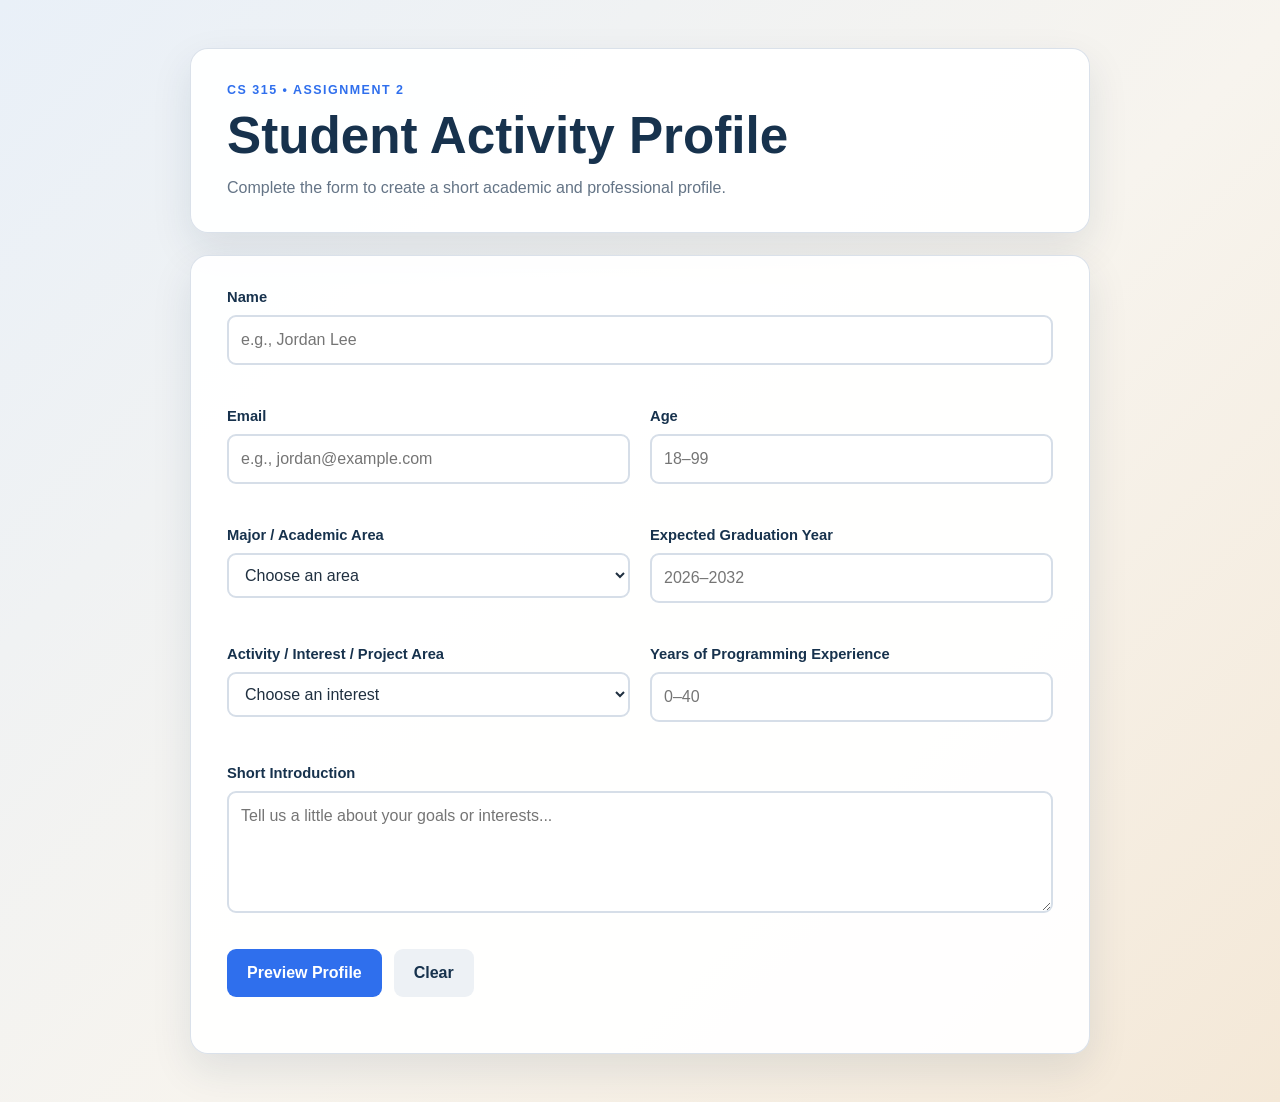
<file: Assignment2_Atanu/index.html>
<!DOCTYPE html>
<html lang="en">

<head>
  <meta charset="UTF-8">
  <meta name="viewport" content="width=device-width, initial-scale=1.0">
  <title>Student Activity Profile</title>
  <link rel="stylesheet" href="style.css">
  <script src="script.js" defer></script>
</head>

<body>
  <main class="page-shell">
    <section class="intro-card">
      <p class="eyebrow">CS 315 • Assignment 2</p>
      <h1>Student Activity Profile</h1>
      <p class="intro-text">Complete the form to create a short academic and professional profile.</p>
    </section>

    <form id="profileForm" novalidate>
      <div class="form-grid">
        <div class="field-group full-width">
          <label for="nameInput">Name</label>
          <input type="text" id="nameInput" placeholder="e.g., Jordan Lee">
          <small class="field-message" id="nameMessage"></small>
        </div>

        <div class="field-group">
          <label for="emailInput">Email</label>
          <input type="email" id="emailInput" placeholder="e.g., jordan@example.com">
          <small class="field-message" id="emailMessage"></small>
        </div>

        <div class="field-group">
          <label for="ageInput">Age</label>
          <input type="number" id="ageInput" min="18" max="99" placeholder="18–99">
          <small class="field-message" id="ageMessage"></small>
        </div>

        <div class="field-group">
          <label for="majorInput">Major / Academic Area</label>
          <select id="majorInput">
            <option value="">Choose an area</option>
            <option>Computer Science</option>
            <option>Information Technology</option>
            <option>Cybersecurity</option>
            <option>Data Science</option>
            <option>Other</option>
          </select>
          <small class="field-message" id="majorMessage"></small>
        </div>

        <div class="field-group">
          <label for="graduationInput">Expected Graduation Year</label>
          <input type="number" id="graduationInput" min="2026" max="2032" placeholder="2026–2032">
          <small class="field-message" id="graduationMessage"></small>
        </div>

        <div class="field-group">
          <label for="interestInput">Activity / Interest / Project Area</label>
          <select id="interestInput">
            <option value="">Choose an interest</option>
            <option>Web Development</option>
            <option>Mobile Apps</option>
            <option>Artificial Intelligence</option>
            <option>Game Development</option>
            <option>Cloud Computing</option>
          </select>
          <small class="field-message" id="interestMessage"></small>
        </div>

        <div class="field-group">
          <label for="experienceInput">Years of Programming Experience</label>
          <input type="number" id="experienceInput" min="0" max="40" placeholder="0–40">
          <small class="field-message" id="experienceMessage"></small>
        </div>

        <div class="field-group full-width">
          <label for="introductionInput">Short Introduction</label>
          <textarea id="introductionInput" rows="4"
            placeholder="Tell us a little about your goals or interests..."></textarea>
          <small class="field-message" id="introductionMessage"></small>
        </div>
      </div>

      <div class="form-actions">
        <button type="submit">Preview Profile</button>
        <button type="button" class="secondary-button" id="clearButton">Clear</button>
      </div>

      <div id="formMessage" class="form-message" role="status" aria-live="polite"></div>
      <section id="summary" class="summary-card hidden" aria-live="polite"></section>
    </form>
  </main>
</body>

</html>
</file>
<file: Assignment2_Atanu/style.css>
:root {
  --navy: #17324d;
  --blue: #2f6fed;
  --blue-light: #eaf1ff;
  --cream: #f7f4ee;
  --ink: #203040;
  --muted: #647486;
  --border: #d6dee8;
  --error: #c0392b;
  --error-bg: #fff1ef;
  --success: #247a51;
  --success-bg: #edf9f2;
}

* {
  box-sizing: border-box;
}

body {
  margin: 0;
  min-height: 100vh;
  background: linear-gradient(135deg, #e9f0f8 0%, var(--cream) 55%, #f4e8d7 100%);
  color: var(--ink);
  font-family: Arial, Helvetica, sans-serif;
  line-height: 1.5;
}

.page-shell {
  width: min(900px, calc(100% - 32px));
  margin: 48px auto;
}

.intro-card, form {
  background: rgba(255, 255, 255, 0.94);
  border: 1px solid rgba(214, 222, 232, 0.9);
  border-radius: 18px;
  box-shadow: 0 16px 40px rgba(23, 50, 77, 0.10);
}

.intro-card {
  padding: 32px 36px;
  margin-bottom: 22px;
}

.eyebrow {
  color: var(--blue);
  font-size: 0.78rem;
  font-weight: bold;
  letter-spacing: 0.12em;
  margin: 0 0 8px;
  text-transform: uppercase;
}

h1 {
  color: var(--navy);
  font-size: clamp(2rem, 5vw, 3.2rem);
  line-height: 1.1;
  margin: 0;
}

.intro-text {
  color: var(--muted);
  margin: 12px 0 0;
}

form {
  padding: 30px 36px 36px;
}

.form-grid {
  display: grid;
  grid-template-columns: 1fr 1fr;
  gap: 20px;
}

.full-width {
  grid-column: 1 / -1;
}

.field-group {
  display: flex;
  flex-direction: column;
}

label {
  color: var(--navy);
  font-size: 0.92rem;
  font-weight: bold;
  margin-bottom: 7px;
}

input,
select,
textarea {
  background: #fff;
  border: 2px solid var(--border);
  border-radius: 9px;
  color: var(--ink);
  font: inherit;
  padding: 11px 12px;
  transition: border-color 0.2s, background 0.2s, box-shadow 0.2s;
}

textarea {
  min-height: 105px;
  resize: vertical;
}

input:focus,
select:focus,
textarea:focus {
  border-color: var(--blue);
  box-shadow: 0 0 0 3px rgba(47, 111, 237, 0.14);
  outline: none;
}

.field-message {
  color: var(--muted);
  min-height: 20px;
  padding-top: 4px;
}

.error {
  background: var(--error-bg);
  border-color: var(--error);
}

.success {
  background: var(--success-bg);
  border-color: var(--success);
}

.error-text {
  color: var(--error);
}

.success-text {
  color: var(--success);
}

.form-actions {
  display: flex;
  gap: 12px;
  margin-top: 16px;
}

button {
  background: var(--blue);
  border: 0;
  border-radius: 9px;
  color: white;
  cursor: pointer;
  font: inherit;
  font-weight: bold;
  padding: 12px 20px;
}

button:hover {
  background: #245ac4;
}

.secondary-button {
  background: #edf1f5;
  color: var(--navy);
}

.secondary-button:hover {
  background: #dfe7ef;
}

.form-message {
  border-radius: 9px;
  margin-top: 20px;
  padding: 0;
}

.form-message:not(:empty) {
  background: var(--error-bg);
  color: var(--error);
  padding: 12px 14px;
}

.summary-card {
  background: var(--success-bg);
  border: 1px solid #a8d7bb;
  border-radius: 12px;
  margin-top: 22px;
  padding: 22px;
}

.summary-card h2 {
  color: var(--success);
  font-size: 1.35rem;
  margin: 0 0 12px;
}

.summary-list {
  display: grid;
  gap: 8px;
  margin: 0;
}

.summary-row {
  display: grid;
  gap: 3px;
  grid-template-columns: 190px 1fr;
}

.summary-row strong {
  color: var(--navy);
}

.hidden {
  display: none;
}

@media (max-width: 650px) {
  .page-shell {
    margin: 22px auto;
  }

  .intro-card,
  form {
    padding: 24px 20px;
  }

  .form-grid {
    grid-template-columns: 1fr;
  }

  .full-width {
    grid-column: auto;
  }

  .summary-row {
    grid-template-columns: 1fr;
    gap: 0;
  }
}
</file>
